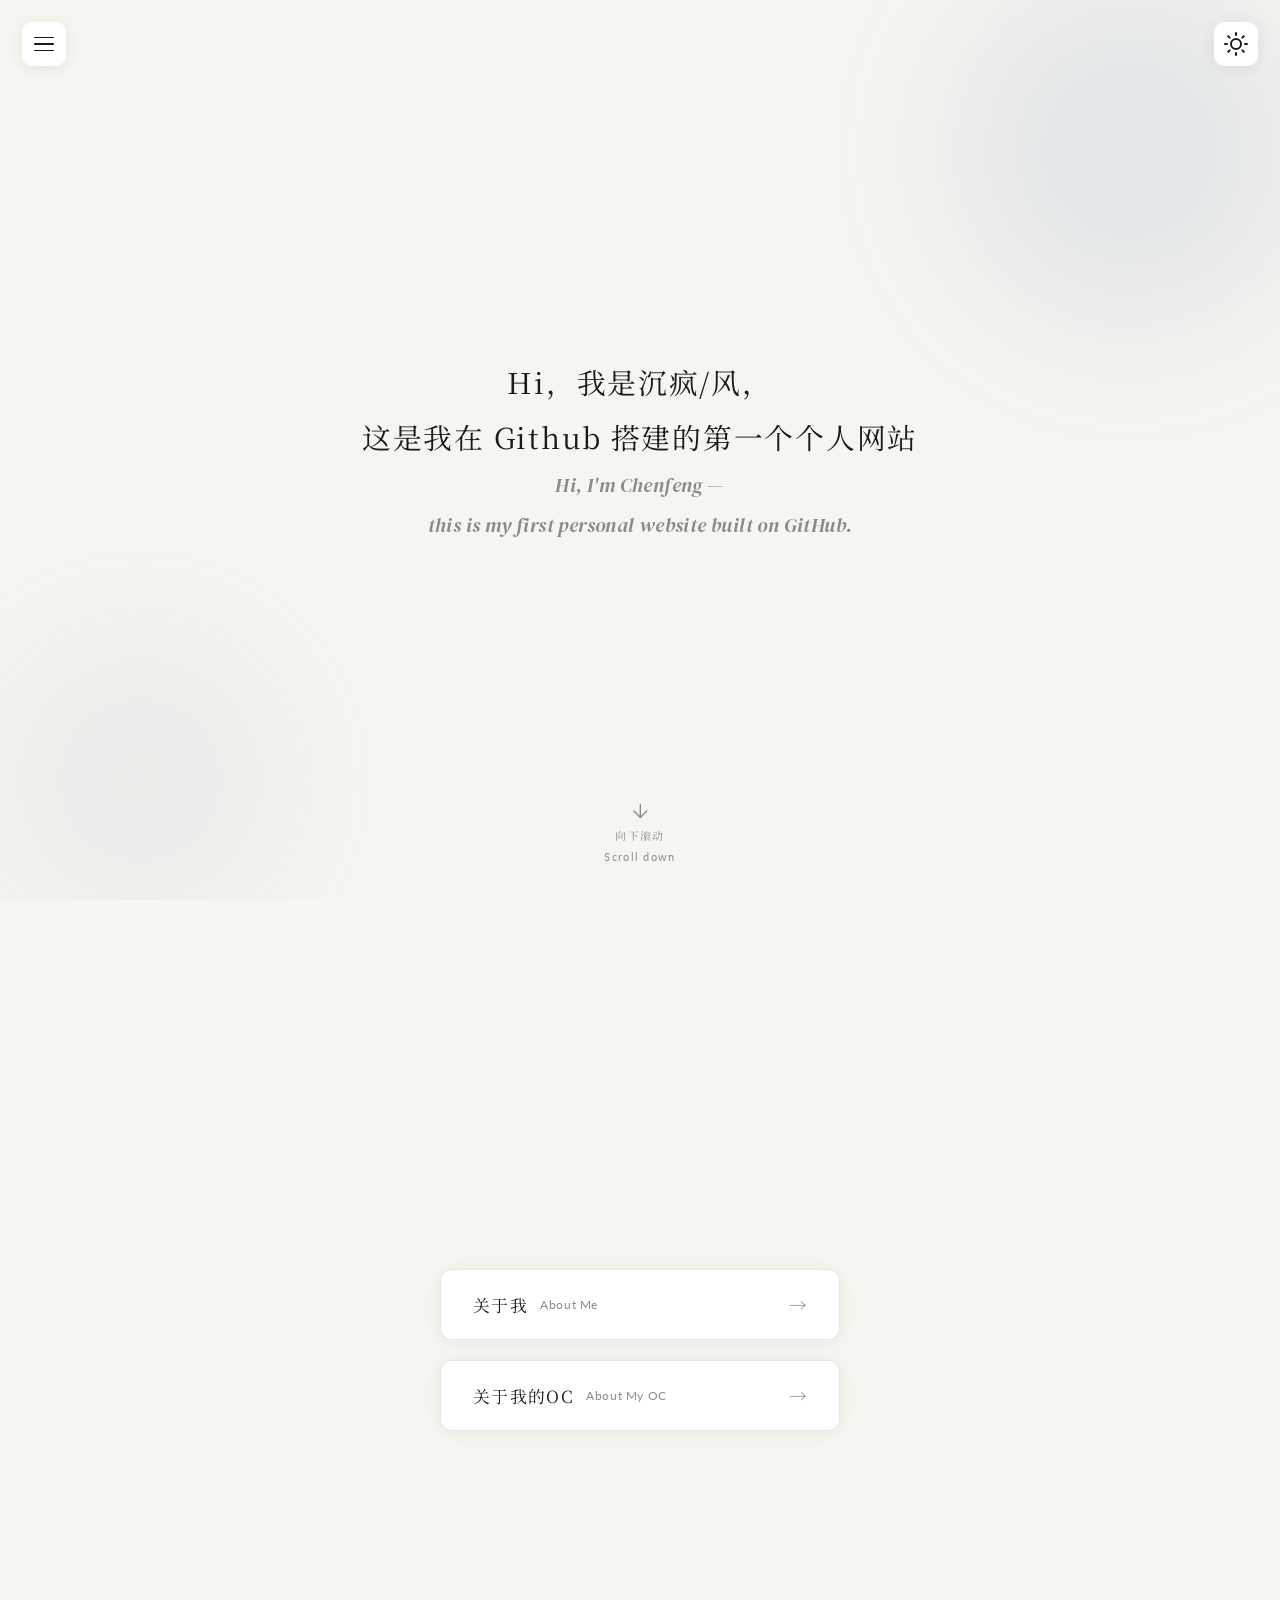
<file: index.html>
<!DOCTYPE html>
<html lang="zh-CN">
<head>
  <meta charset="UTF-8" />
  <meta name="viewport" content="width=device-width, initial-scale=1.0" />
  <title>沉疯的个人主页 | Chenfeng's Personal Site</title>
  <link rel="stylesheet" href="style.css" />
  <link rel="preconnect" href="https://fonts.googleapis.com" />
  <link rel="preconnect" href="https://fonts.gstatic.com" crossorigin />
  <link href="https://fonts.googleapis.com/css2?family=Noto+Serif+SC:wght@300;400;500&family=DM+Serif+Display:ital@0;1&family=Lato:wght@300;400&display=swap" rel="stylesheet" />
</head>
<body class="page-home">

  <button class="theme-toggle" id="themeToggle" aria-label="切换主题">
    <svg class="moon-icon" viewBox="0 0 24 24"><path d="M21 12.79A9 9 0 1 1 11.21 3 7 7 0 0 0 21 12.79z"></path></svg>
    <svg class="sun-icon" viewBox="0 0 24 24"><circle cx="12" cy="12" r="5"></circle><line x1="12" y1="1" x2="12" y2="3"></line><line x1="12" y1="21" x2="12" y2="23"></line><line x1="4.22" y1="4.22" x2="5.64" y2="5.64"></line><line x1="18.36" y1="18.36" x2="19.78" y2="19.78"></line><line x1="1" y1="12" x2="3" y2="12"></line><line x1="21" y1="12" x2="23" y2="12"></line><line x1="4.22" y1="19.78" x2="5.64" y2="18.36"></line><line x1="18.36" y1="5.64" x2="19.78" y2="4.22"></line></svg>
  </button>

  <button class="hamburger" id="hamburger" aria-label="菜单 / Menu" aria-expanded="false">
    <span class="bar"></span><span class="bar"></span><span class="bar"></span>
  </button>

  <nav class="sidebar" id="sidebar" aria-hidden="true">
    <div class="sidebar-inner">
      <div class="sidebar-logo"><span class="zh">沉疯</span><span class="en">Chenfeng</span></div>
      <ul class="sidebar-nav">
        <li><a href="index.html" class="nav-link active"><span class="nav-zh">主页</span><span class="nav-en">Home</span></a></li>
        <li><a href="about.html" class="nav-link"><span class="nav-zh">关于我</span><span class="nav-en">About Me</span></a></li>
        <li><a href="oc.html" class="nav-link"><span class="nav-zh">关于我的OC</span><span class="nav-en">About My OC</span></a></li>
        
        <li><a href="oneshot.html" class="nav-link"><span class="nav-zh" style="font-family: 'DM Serif Display', serif;">Oneshot</span></a></li>
        
        <li class="nav-group">
          <button class="nav-group-toggle" aria-expanded="false">
            <span class="nav-zh">有意思的东西</span><span class="nav-en">Fun Stuff</span>
            <svg class="arrow" viewBox="0 0 10 6" fill="none"><path d="M1 1l4 4 4-4" stroke="currentColor" stroke-width="1.5" stroke-linecap="round"/></svg>
          </button>
          <ul class="nav-sub">
            <li><a href="key-demo.html" class="nav-link sub"><span class="nav-zh">卡密演示</span><span class="nav-en">Key Demo</span></a></li>
          </ul>
        </li>

        <li class="nav-group">
          <button class="nav-group-toggle" aria-expanded="false">
            <span class="nav-zh">其他</span><span class="nav-en">More</span>
            <svg class="arrow" viewBox="0 0 10 6" fill="none"><path d="M1 1l4 4 4-4" stroke="currentColor" stroke-width="1.5" stroke-linecap="round"/></svg>
          </button>
          <ul class="nav-sub">
            <li><a href="https://github.com/ydw449276-lgtm" target="_blank" rel="noopener" class="nav-link sub"><span class="nav-zh">GitHub 主页</span><span class="nav-en">GitHub Profile</span></a></li>
            <li><a href="https://github.com/ydw449276-lgtm/ydw449276-lgtm.github.io" target="_blank" rel="noopener" class="nav-link sub"><span class="nav-zh">网站源码</span><span class="nav-en">Source Code</span></a></li>
            <li><a href="contact.html" class="nav-link sub"><span class="nav-zh">联系我</span><span class="nav-en">Contact</span></a></li>
          </ul>
        </li>
      </ul>
      <div class="sidebar-footer"><span>© 2026 沉疯 · GitHub Pages</span></div>
    </div>
  </nav>

  <div class="overlay" id="overlay"></div>

  <main class="hero">
    <div class="hero-bg" aria-hidden="true">
      <div class="bg-blob blob1"></div>
      <div class="bg-blob blob2"></div>
    </div>
    <section class="hero-text" id="heroText">
      <div class="line-wrap"><p class="welcome-zh">Hi，我是沉疯/风，</p></div>
      <div class="line-wrap"><p class="welcome-zh delay1">这是我在 Github 搭建的第一个个人网站</p></div>
      <div class="line-wrap"><p class="welcome-en delay2">Hi, I'm Chenfeng —</p></div>
      <div class="line-wrap"><p class="welcome-en delay3">this is my first personal website built on GitHub.</p></div>
    </section>
    <div class="scroll-hint" id="scrollHint" aria-hidden="true">
      <svg viewBox="0 0 24 24" fill="none"><path d="M12 5v14M5 12l7 7 7-7" stroke="currentColor" stroke-width="1.5" stroke-linecap="round" stroke-linejoin="round"/></svg>
      <span class="scroll-text-zh">向下滚动</span><span class="scroll-text-en">Scroll down</span>
    </div>
  </main>

  <section class="buttons-section" id="buttonsSection">
    <div class="btn-group">
      <a href="about.html" class="btn-main" data-reveal><span class="btn-zh">关于我</span><span class="btn-en">About Me</span><span class="btn-arrow">→</span></a>
      <a href="oc.html" class="btn-main" data-reveal><span class="btn-zh">关于我的OC</span><span class="btn-en">About My OC</span><span class="btn-arrow">→</span></a>
    </div>
  </section>

  <script src="main.js"></script>
</body>
</html>
</file>
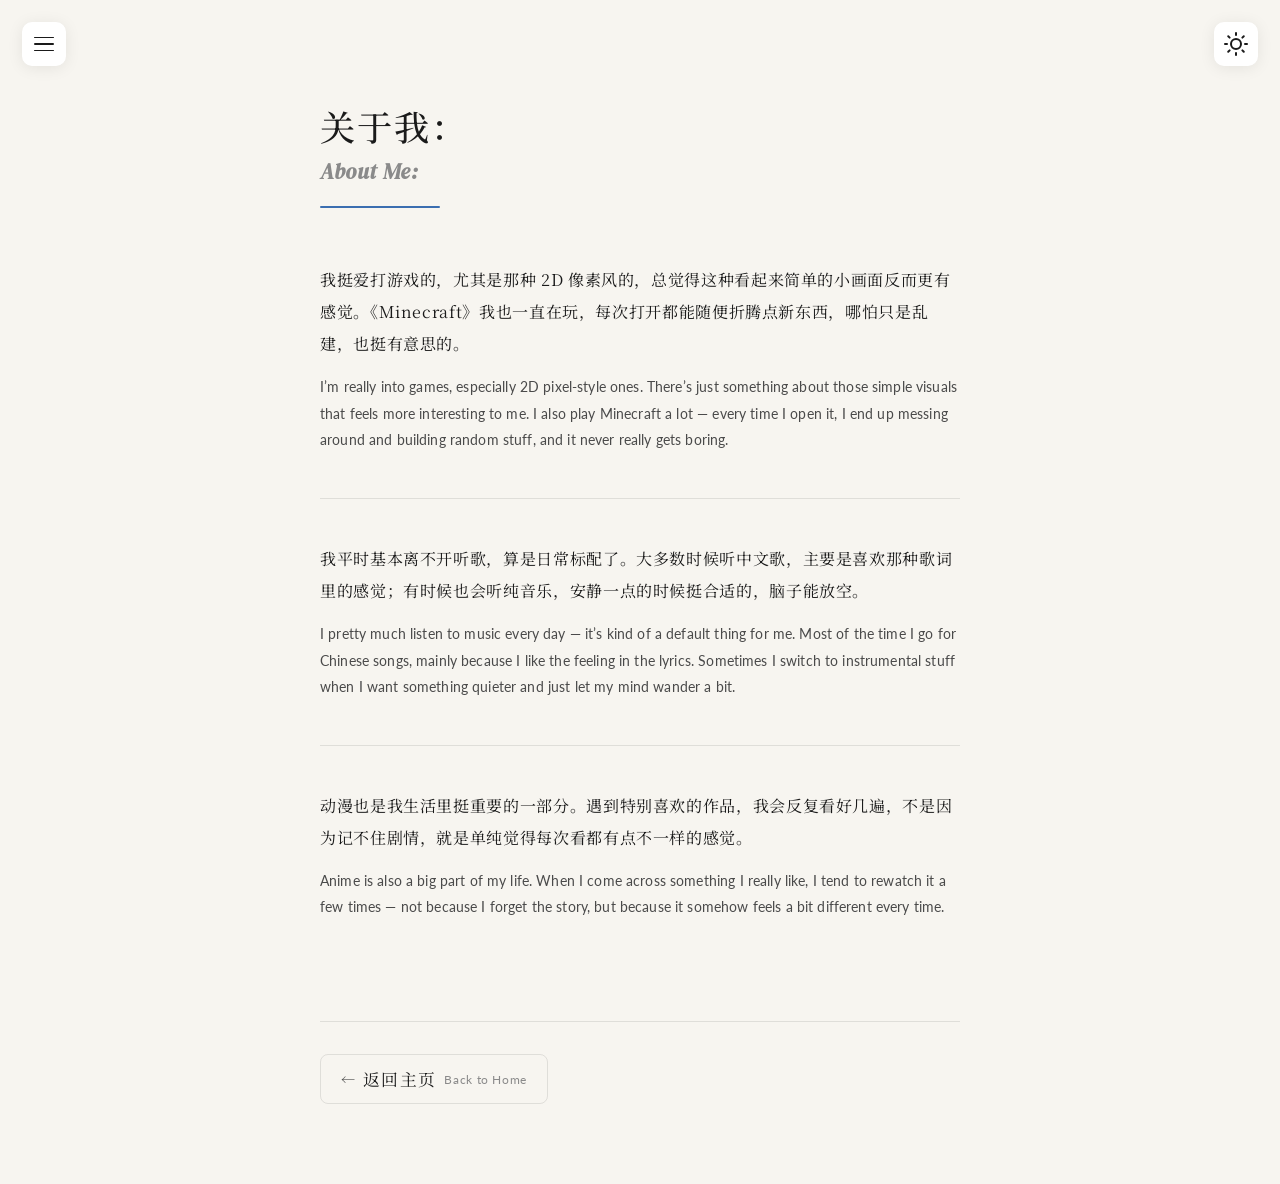
<file: about.html>
<!DOCTYPE html>
<html lang="zh-CN">
<head>
  <meta charset="UTF-8" />
  <meta name="viewport" content="width=device-width, initial-scale=1.0" />
  <title>关于我 | About Me · 沉疯</title>
  <link rel="stylesheet" href="style.css" />
  <link rel="preconnect" href="https://fonts.googleapis.com" />
  <link rel="preconnect" href="https://fonts.gstatic.com" crossorigin />
  <link href="https://fonts.googleapis.com/css2?family=Noto+Serif+SC:wght@300;400;500&family=DM+Serif+Display:ital@0;1&family=Lato:wght@300;400&display=swap" rel="stylesheet" />
</head>
<body class="page-inner">

  <button class="theme-toggle" id="themeToggle" aria-label="切换主题">
    <svg class="moon-icon" viewBox="0 0 24 24"><path d="M21 12.79A9 9 0 1 1 11.21 3 7 7 0 0 0 21 12.79z"></path></svg>
    <svg class="sun-icon" viewBox="0 0 24 24"><circle cx="12" cy="12" r="5"></circle><line x1="12" y1="1" x2="12" y2="3"></line><line x1="12" y1="21" x2="12" y2="23"></line><line x1="4.22" y1="4.22" x2="5.64" y2="5.64"></line><line x1="18.36" y1="18.36" x2="19.78" y2="19.78"></line><line x1="1" y1="12" x2="3" y2="12"></line><line x1="21" y1="12" x2="23" y2="12"></line><line x1="4.22" y1="19.78" x2="5.64" y2="18.36"></line><line x1="18.36" y1="5.64" x2="19.78" y2="4.22"></line></svg>
  </button>

  <button class="hamburger" id="hamburger" aria-label="菜单 / Menu" aria-expanded="false">
    <span class="bar"></span><span class="bar"></span><span class="bar"></span>
  </button>

  <nav class="sidebar" id="sidebar" aria-hidden="true">
    <div class="sidebar-inner">
      <div class="sidebar-logo"><span class="zh">沉疯</span><span class="en">Chenfeng</span></div>
      <ul class="sidebar-nav">
        <li><a href="index.html" class="nav-link"><span class="nav-zh">主页</span><span class="nav-en">Home</span></a></li>
        <li><a href="about.html" class="nav-link active"><span class="nav-zh">关于我</span><span class="nav-en">About Me</span></a></li>
        <li><a href="oc.html" class="nav-link"><span class="nav-zh">关于我的OC</span><span class="nav-en">About My OC</span></a></li>
        <li><a href="oneshot.html" class="nav-link"><span class="nav-en" style="margin-left: 0; display: block; text-align: center;">Oneshot</span></a></li>
        <li class="nav-group">
          <button class="nav-group-toggle" aria-expanded="false">
            <span class="nav-zh">其他</span><span class="nav-en">More</span>
            <svg class="arrow" viewBox="0 0 10 6" fill="none"><path d="M1 1l4 4 4-4" stroke="currentColor" stroke-width="1.5" stroke-linecap="round"/></svg>
          </button>
          <ul class="nav-sub">
            <li><a href="https://github.com/ydw449276-lgtm" target="_blank" rel="noopener" class="nav-link sub"><span class="nav-zh">GitHub 主页</span><span class="nav-en">GitHub Profile</span></a></li>
            <li><a href="https://github.com/ydw449276-lgtm/ydw449276-lgtm.github.io" target="_blank" rel="noopener" class="nav-link sub"><span class="nav-zh">网站源码</span><span class="nav-en">Source Code</span></a></li>
            <li><a href="contact.html" class="nav-link sub"><span class="nav-zh">联系我</span><span class="nav-en">Contact</span></a></li>
          </ul>
        </li>
      </ul>
      <div class="sidebar-footer"><span>© 2026 沉疯 · GitHub Pages</span></div>
    </div>
  </nav>

  <div class="overlay" id="overlay"></div>
  <div class="page-transition-cover" id="transitionCover"></div>

  <main class="inner-page">
    <div class="inner-container">
      <header class="inner-header" data-reveal>
        <h1 class="page-title"><span class="title-zh">关于我：</span><span class="title-en">About Me:</span></h1>
        <div class="title-line"></div>
      </header>
      <div class="about-content">
        <article class="about-block" data-reveal>
          <p class="text-zh">我挺爱打游戏的，尤其是那种 2D 像素风的，总觉得这种看起来简单的小画面反而更有感觉。《Minecraft》我也一直在玩，每次打开都能随便折腾点新东西，哪怕只是乱建，也挺有意思的。</p>
          <p class="text-en">I’m really into games, especially 2D pixel-style ones. There’s just something about those simple visuals that feels more interesting to me. I also play Minecraft a lot — every time I open it, I end up messing around and building random stuff, and it never really gets boring.</p>
        </article>
        <article class="about-block" data-reveal>
          <p class="text-zh">我平时基本离不开听歌，算是日常标配了。大多数时候听中文歌，主要是喜欢那种歌词里的感觉；有时候也会听纯音乐，安静一点的时候挺合适的，脑子能放空。</p>
          <p class="text-en">I pretty much listen to music every day — it’s kind of a default thing for me. Most of the time I go for Chinese songs, mainly because I like the feeling in the lyrics. Sometimes I switch to instrumental stuff when I want something quieter and just let my mind wander a bit.</p>
        </article>
        <article class="about-block" data-reveal>
          <p class="text-zh">动漫也是我生活里挺重要的一部分。遇到特别喜欢的作品，我会反复看好几遍，不是因为记不住剧情，就是单纯觉得每次看都有点不一样的感觉。</p>
          <p class="text-en">Anime is also a big part of my life. When I come across something I really like, I tend to rewatch it a few times — not because I forget the story, but because it somehow feels a bit different every time.</p>
        </article>
      </div>
      <div class="back-wrap" data-reveal>
        <a href="index.html" class="btn-back"><span>← </span><span class="btn-zh">返回主页</span><span class="btn-en">Back to Home</span></a>
      </div>
    </div>
  </main>
  <script src="main.js"></script>
</body>
</html>
</file>
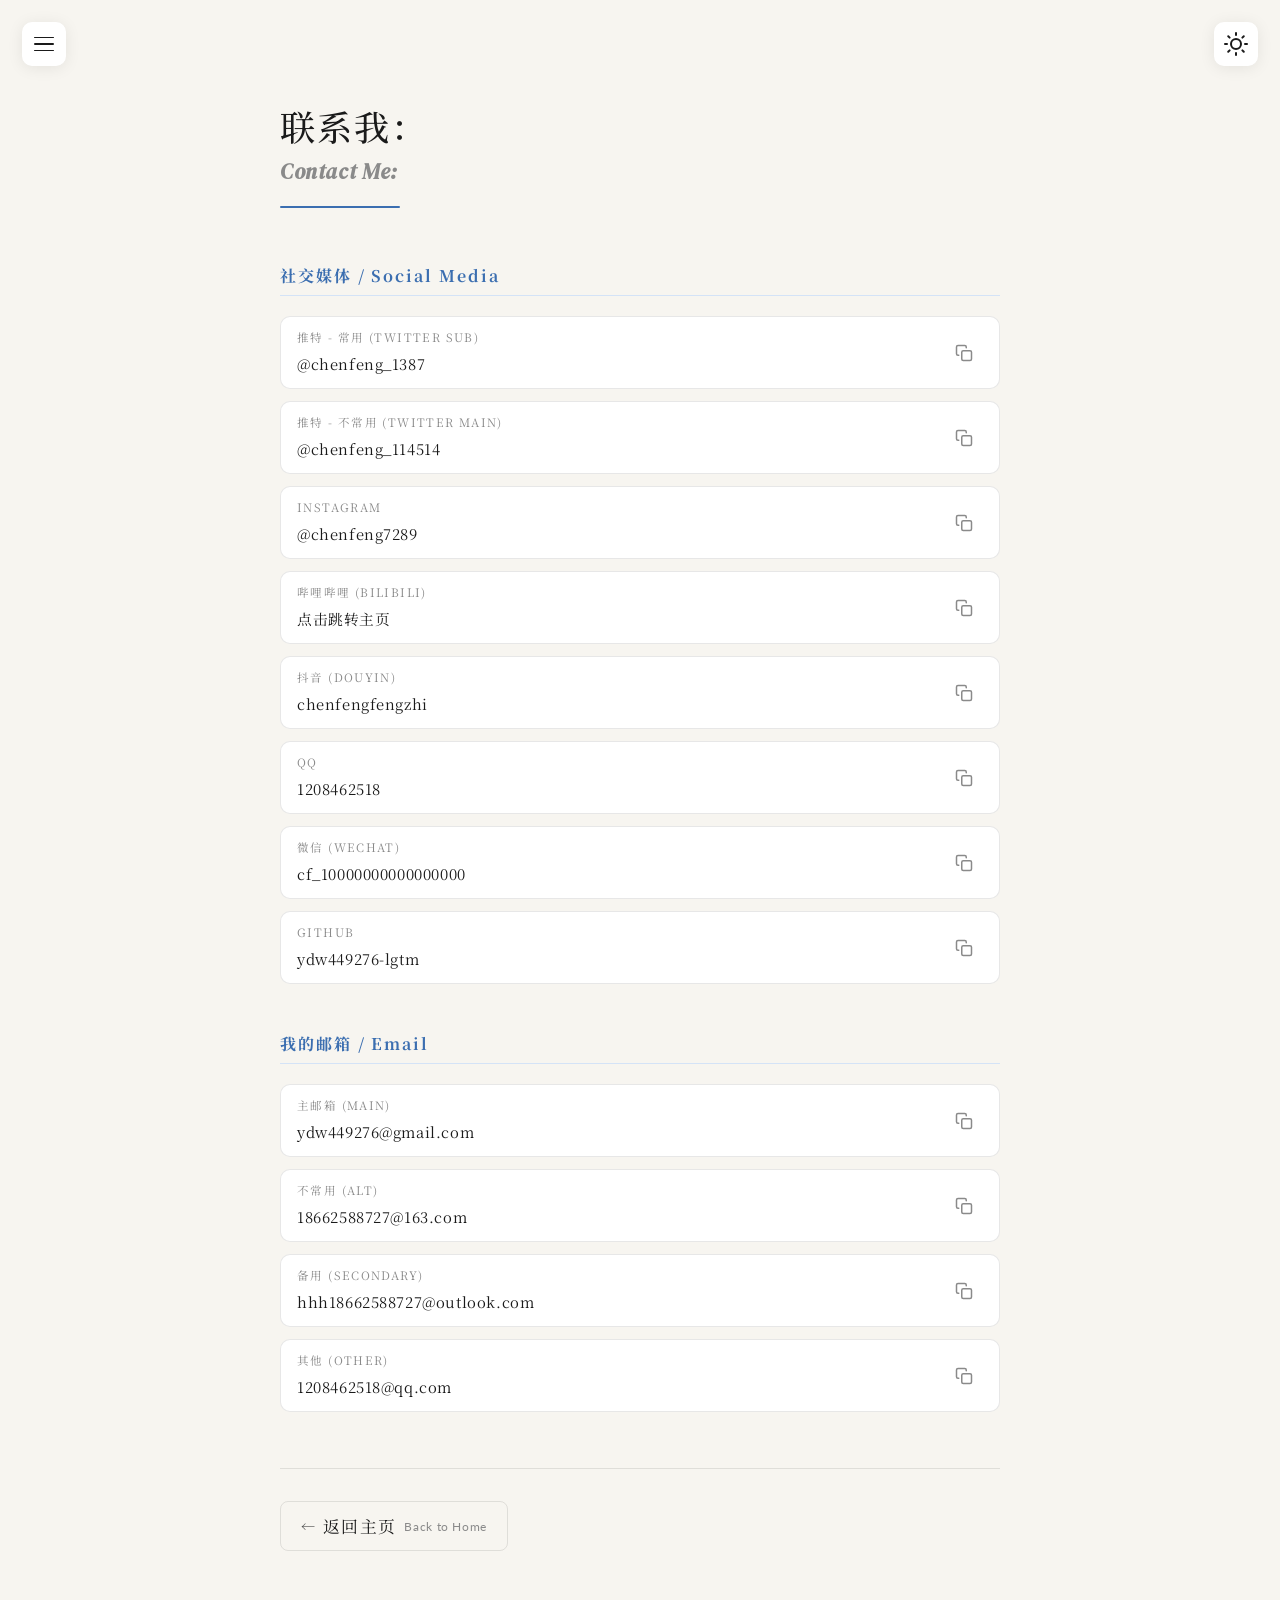
<file: contact.html>
<!DOCTYPE html>
<html lang="zh-CN">
<head>
  <meta charset="UTF-8" />
  <meta name="viewport" content="width=device-width, initial-scale=1.0" />
  <title>联系我 | Contact Me · 沉疯</title>
  <link rel="stylesheet" href="style.css" />
  <link rel="preconnect" href="https://fonts.googleapis.com" />
  <link rel="preconnect" href="https://fonts.gstatic.com" crossorigin />
  <link href="https://fonts.googleapis.com/css2?family=Noto+Serif+SC:wght@300;400;500&family=DM+Serif+Display:ital@0;1&family=Lato:wght@300;400&display=swap" rel="stylesheet" />
</head>
<body class="page-inner">

  <button class="theme-toggle" id="themeToggle" aria-label="切换主题">
    <svg class="moon-icon" viewBox="0 0 24 24"><path d="M21 12.79A9 9 0 1 1 11.21 3 7 7 0 0 0 21 12.79z"></path></svg>
    <svg class="sun-icon" viewBox="0 0 24 24"><circle cx="12" cy="12" r="5"></circle><line x1="12" y1="1" x2="12" y2="3"></line><line x1="12" y1="21" x2="12" y2="23"></line><line x1="4.22" y1="4.22" x2="5.64" y2="5.64"></line><line x1="18.36" y1="18.36" x2="19.78" y2="19.78"></line><line x1="1" y1="12" x2="3" y2="12"></line><line x1="21" y1="12" x2="23" y2="12"></line><line x1="4.22" y1="19.78" x2="5.64" y2="18.36"></line><line x1="18.36" y1="5.64" x2="19.78" y2="4.22"></line></svg>
  </button>

  <button class="hamburger" id="hamburger" aria-label="菜单 / Menu" aria-expanded="false">
    <span class="bar"></span><span class="bar"></span><span class="bar"></span>
  </button>

  <nav class="sidebar" id="sidebar" aria-hidden="true">
    <div class="sidebar-inner">
      <div class="sidebar-logo"><span class="zh">沉疯</span><span class="en">Chenfeng</span></div>
      <ul class="sidebar-nav">
        <li><a href="index.html" class="nav-link"><span class="nav-zh">主页</span><span class="nav-en">Home</span></a></li>
        <li><a href="about.html" class="nav-link"><span class="nav-zh">关于我</span><span class="nav-en">About Me</span></a></li>
        <li><a href="oc.html" class="nav-link"><span class="nav-zh">关于我的OC</span><span class="nav-en">About My OC</span></a></li>
        <li><a href="oneshot.html" class="nav-link"><span class="nav-zh" style="font-family: 'DM Serif Display', serif;">Oneshot</span></a></li>
        
        <li class="nav-group">
          <button class="nav-group-toggle" aria-expanded="false">
            <span class="nav-zh">有意思的东西</span><span class="nav-en">Fun Stuff</span>
            <svg class="arrow" viewBox="0 0 10 6" fill="none"><path d="M1 1l4 4 4-4" stroke="currentColor" stroke-width="1.5" stroke-linecap="round"/></svg>
          </button>
          <ul class="nav-sub">
            <li><a href="key-demo.html" class="nav-link sub"><span class="nav-zh">卡密演示</span><span class="nav-en">Key Demo</span></a></li>
          </ul>
        </li>

        <li class="nav-group">
          <button class="nav-group-toggle" aria-expanded="false">
            <span class="nav-zh">其他</span><span class="nav-en">More</span>
            <svg class="arrow" viewBox="0 0 10 6" fill="none"><path d="M1 1l4 4 4-4" stroke="currentColor" stroke-width="1.5" stroke-linecap="round"/></svg>
          </button>
          <ul class="nav-sub">
            <li><a href="https://github.com/ydw449276-lgtm" target="_blank" rel="noopener" class="nav-link sub"><span class="nav-zh">GitHub 主页</span><span class="nav-en">GitHub Profile</span></a></li>
            <li><a href="https://github.com/ydw449276-lgtm/ydw449276-lgtm.github.io" target="_blank" rel="noopener" class="nav-link sub"><span class="nav-zh">网站源码</span><span class="nav-en">Source Code</span></a></li>
            <li><a href="contact.html" class="nav-link sub active"><span class="nav-zh">联系我</span><span class="nav-en">Contact</span></a></li>
          </ul>
        </li>
      </ul>
      <div class="sidebar-footer"><span>© 2026 沉疯 · GitHub Pages</span></div>
    </div>
  </nav>

  <div class="overlay" id="overlay"></div>
  <div class="page-transition-cover" id="transitionCover"></div>

  <main class="inner-page">
    <div class="inner-container oc-container">
      
      <header class="inner-header" data-reveal>
        <h1 class="page-title"><span class="title-zh">联系我：</span><span class="title-en">Contact Me:</span></h1>
        <div class="title-line"></div>
      </header>

      <section class="oc-section" data-reveal>
        <h2 class="oc-section-title">社交媒体 / Social Media</h2>
        <div class="oc-grid">
          <div class="oc-item email-card"><a href="https://x.com/chenfeng_1387" target="_blank" rel="noopener" class="email-info"><span class="oc-label">推特 - 常用 (Twitter Sub)</span><span class="oc-value">@chenfeng_1387</span></a><button class="copy-btn" data-copy="https://x.com/chenfeng_1387"><svg class="icon-copy" viewBox="0 0 24 24" fill="none" stroke="currentColor" stroke-width="2" stroke-linecap="round" stroke-linejoin="round"><rect x="9" y="9" width="13" height="13" rx="2" ry="2"></rect><path d="M5 15H4a2 2 0 0 1-2-2V4a2 2 0 0 1 2-2h9a2 2 0 0 1 2 2v1"></path></svg><svg class="icon-check" viewBox="0 0 24 24" fill="none" stroke="#4CAF50" stroke-width="2.5" stroke-linecap="round" stroke-linejoin="round"><polyline points="20 6 9 17 4 12"></polyline></svg></button></div>
          <div class="oc-item email-card"><a href="https://x.com/chenfeng_114514" target="_blank" rel="noopener" class="email-info"><span class="oc-label">推特 - 不常用 (Twitter Main)</span><span class="oc-value">@chenfeng_114514</span></a><button class="copy-btn" data-copy="https://x.com/chenfeng_114514"><svg class="icon-copy" viewBox="0 0 24 24" fill="none" stroke="currentColor" stroke-width="2" stroke-linecap="round" stroke-linejoin="round"><rect x="9" y="9" width="13" height="13" rx="2" ry="2"></rect><path d="M5 15H4a2 2 0 0 1-2-2V4a2 2 0 0 1 2-2h9a2 2 0 0 1 2 2v1"></path></svg><svg class="icon-check" viewBox="0 0 24 24" fill="none" stroke="#4CAF50" stroke-width="2.5" stroke-linecap="round" stroke-linejoin="round"><polyline points="20 6 9 17 4 12"></polyline></svg></button></div>
          <div class="oc-item email-card"><a href="https://www.instagram.com/chenfeng7289?igsh=MTd1MnlqYmxoM3J4bA==" target="_blank" rel="noopener" class="email-info"><span class="oc-label">Instagram</span><span class="oc-value">@chenfeng7289</span></a><button class="copy-btn" data-copy="https://www.instagram.com/chenfeng7289?igsh=MTd1MnlqYmxoM3J4bA=="><svg class="icon-copy" viewBox="0 0 24 24" fill="none" stroke="currentColor" stroke-width="2" stroke-linecap="round" stroke-linejoin="round"><rect x="9" y="9" width="13" height="13" rx="2" ry="2"></rect><path d="M5 15H4a2 2 0 0 1-2-2V4a2 2 0 0 1 2-2h9a2 2 0 0 1 2 2v1"></path></svg><svg class="icon-check" viewBox="0 0 24 24" fill="none" stroke="#4CAF50" stroke-width="2.5" stroke-linecap="round" stroke-linejoin="round"><polyline points="20 6 9 17 4 12"></polyline></svg></button></div>
          <div class="oc-item email-card"><a href="https://b23.tv/zBcgXGo" target="_blank" rel="noopener" class="email-info"><span class="oc-label">哔哩哔哩 (Bilibili)</span><span class="oc-value">点击跳转主页</span></a><button class="copy-btn" data-copy="https://b23.tv/zBcgXGo"><svg class="icon-copy" viewBox="0 0 24 24" fill="none" stroke="currentColor" stroke-width="2" stroke-linecap="round" stroke-linejoin="round"><rect x="9" y="9" width="13" height="13" rx="2" ry="2"></rect><path d="M5 15H4a2 2 0 0 1-2-2V4a2 2 0 0 1 2-2h9a2 2 0 0 1 2 2v1"></path></svg><svg class="icon-check" viewBox="0 0 24 24" fill="none" stroke="#4CAF50" stroke-width="2.5" stroke-linecap="round" stroke-linejoin="round"><polyline points="20 6 9 17 4 12"></polyline></svg></button></div>
          <div class="oc-item email-card"><a href="https://v.douyin.com/wYjeycY9oNY/" target="_blank" rel="noopener" class="email-info"><span class="oc-label">抖音 (Douyin)</span><span class="oc-value">chenfengfengzhi</span></a><button class="copy-btn" data-copy="chenfengfengzhi"><svg class="icon-copy" viewBox="0 0 24 24" fill="none" stroke="currentColor" stroke-width="2" stroke-linecap="round" stroke-linejoin="round"><rect x="9" y="9" width="13" height="13" rx="2" ry="2"></rect><path d="M5 15H4a2 2 0 0 1-2-2V4a2 2 0 0 1 2-2h9a2 2 0 0 1 2 2v1"></path></svg><svg class="icon-check" viewBox="0 0 24 24" fill="none" stroke="#4CAF50" stroke-width="2.5" stroke-linecap="round" stroke-linejoin="round"><polyline points="20 6 9 17 4 12"></polyline></svg></button></div>
          <div class="oc-item email-card"><div class="email-info"><span class="oc-label">QQ</span><span class="oc-value">1208462518</span></div><button class="copy-btn" data-copy="1208462518"><svg class="icon-copy" viewBox="0 0 24 24" fill="none" stroke="currentColor" stroke-width="2" stroke-linecap="round" stroke-linejoin="round"><rect x="9" y="9" width="13" height="13" rx="2" ry="2"></rect><path d="M5 15H4a2 2 0 0 1-2-2V4a2 2 0 0 1 2-2h9a2 2 0 0 1 2 2v1"></path></svg><svg class="icon-check" viewBox="0 0 24 24" fill="none" stroke="#4CAF50" stroke-width="2.5" stroke-linecap="round" stroke-linejoin="round"><polyline points="20 6 9 17 4 12"></polyline></svg></button></div>
          <div class="oc-item email-card"><div class="email-info"><span class="oc-label">微信 (WeChat)</span><span class="oc-value">cf_10000000000000000</span></div><button class="copy-btn" data-copy="cf_10000000000000000"><svg class="icon-copy" viewBox="0 0 24 24" fill="none" stroke="currentColor" stroke-width="2" stroke-linecap="round" stroke-linejoin="round"><rect x="9" y="9" width="13" height="13" rx="2" ry="2"></rect><path d="M5 15H4a2 2 0 0 1-2-2V4a2 2 0 0 1 2-2h9a2 2 0 0 1 2 2v1"></path></svg><svg class="icon-check" viewBox="0 0 24 24" fill="none" stroke="#4CAF50" stroke-width="2.5" stroke-linecap="round" stroke-linejoin="round"><polyline points="20 6 9 17 4 12"></polyline></svg></button></div>
          <div class="oc-item email-card"><a href="https://github.com/ydw449276-lgtm" target="_blank" rel="noopener" class="email-info"><span class="oc-label">GitHub</span><span class="oc-value">ydw449276-lgtm</span></a><button class="copy-btn" data-copy="https://github.com/ydw449276-lgtm"><svg class="icon-copy" viewBox="0 0 24 24" fill="none" stroke="currentColor" stroke-width="2" stroke-linecap="round" stroke-linejoin="round"><rect x="9" y="9" width="13" height="13" rx="2" ry="2"></rect><path d="M5 15H4a2 2 0 0 1-2-2V4a2 2 0 0 1 2-2h9a2 2 0 0 1 2 2v1"></path></svg><svg class="icon-check" viewBox="0 0 24 24" fill="none" stroke="#4CAF50" stroke-width="2.5" stroke-linecap="round" stroke-linejoin="round"><polyline points="20 6 9 17 4 12"></polyline></svg></button></div>
        </div>
      </section>

      <section class="oc-section" data-reveal>
        <h2 class="oc-section-title">我的邮箱 / Email</h2>
        <div class="oc-grid">
          <div class="oc-item email-card"><a href="mailto:ydw449276@gmail.com" class="email-info"><span class="oc-label">主邮箱 (Main)</span><span class="oc-value">ydw449276@gmail.com</span></a><button class="copy-btn" data-copy="ydw449276@gmail.com"><svg class="icon-copy" viewBox="0 0 24 24" fill="none" stroke="currentColor" stroke-width="2" stroke-linecap="round" stroke-linejoin="round"><rect x="9" y="9" width="13" height="13" rx="2" ry="2"></rect><path d="M5 15H4a2 2 0 0 1-2-2V4a2 2 0 0 1 2-2h9a2 2 0 0 1 2 2v1"></path></svg><svg class="icon-check" viewBox="0 0 24 24" fill="none" stroke="#4CAF50" stroke-width="2.5" stroke-linecap="round" stroke-linejoin="round"><polyline points="20 6 9 17 4 12"></polyline></svg></button></div>
          <div class="oc-item email-card"><a href="mailto:18662588727@163.com" class="email-info"><span class="oc-label">不常用 (Alt)</span><span class="oc-value">18662588727@163.com</span></a><button class="copy-btn" data-copy="18662588727@163.com"><svg class="icon-copy" viewBox="0 0 24 24" fill="none" stroke="currentColor" stroke-width="2" stroke-linecap="round" stroke-linejoin="round"><rect x="9" y="9" width="13" height="13" rx="2" ry="2"></rect><path d="M5 15H4a2 2 0 0 1-2-2V4a2 2 0 0 1 2-2h9a2 2 0 0 1 2 2v1"></path></svg><svg class="icon-check" viewBox="0 0 24 24" fill="none" stroke="#4CAF50" stroke-width="2.5" stroke-linecap="round" stroke-linejoin="round"><polyline points="20 6 9 17 4 12"></polyline></svg></button></div>
          <div class="oc-item email-card"><a href="mailto:hhh18662588727@outlook.com" class="email-info"><span class="oc-label">备用 (Secondary)</span><span class="oc-value">hhh18662588727@outlook.com</span></a><button class="copy-btn" data-copy="hhh18662588727@outlook.com"><svg class="icon-copy" viewBox="0 0 24 24" fill="none" stroke="currentColor" stroke-width="2" stroke-linecap="round" stroke-linejoin="round"><rect x="9" y="9" width="13" height="13" rx="2" ry="2"></rect><path d="M5 15H4a2 2 0 0 1-2-2V4a2 2 0 0 1 2-2h9a2 2 0 0 1 2 2v1"></path></svg><svg class="icon-check" viewBox="0 0 24 24" fill="none" stroke="#4CAF50" stroke-width="2.5" stroke-linecap="round" stroke-linejoin="round"><polyline points="20 6 9 17 4 12"></polyline></svg></button></div>
          <div class="oc-item email-card"><a href="mailto:1208462518@qq.com" class="email-info"><span class="oc-label">其他 (Other)</span><span class="oc-value">1208462518@qq.com</span></a><button class="copy-btn" data-copy="1208462518@qq.com"><svg class="icon-copy" viewBox="0 0 24 24" fill="none" stroke="currentColor" stroke-width="2" stroke-linecap="round" stroke-linejoin="round"><rect x="9" y="9" width="13" height="13" rx="2" ry="2"></rect><path d="M5 15H4a2 2 0 0 1-2-2V4a2 2 0 0 1 2-2h9a2 2 0 0 1 2 2v1"></path></svg><svg class="icon-check" viewBox="0 0 24 24" fill="none" stroke="#4CAF50" stroke-width="2.5" stroke-linecap="round" stroke-linejoin="round"><polyline points="20 6 9 17 4 12"></polyline></svg></button></div>
        </div>
      </section>

      <div class="back-wrap" data-reveal>
        <a href="index.html" class="btn-back"><span>← </span><span class="btn-zh">返回主页</span><span class="btn-en">Back to Home</span></a>
      </div>
    </div>
  </main>
  
  <script src="main.js"></script>
</body>
</html>
</file>
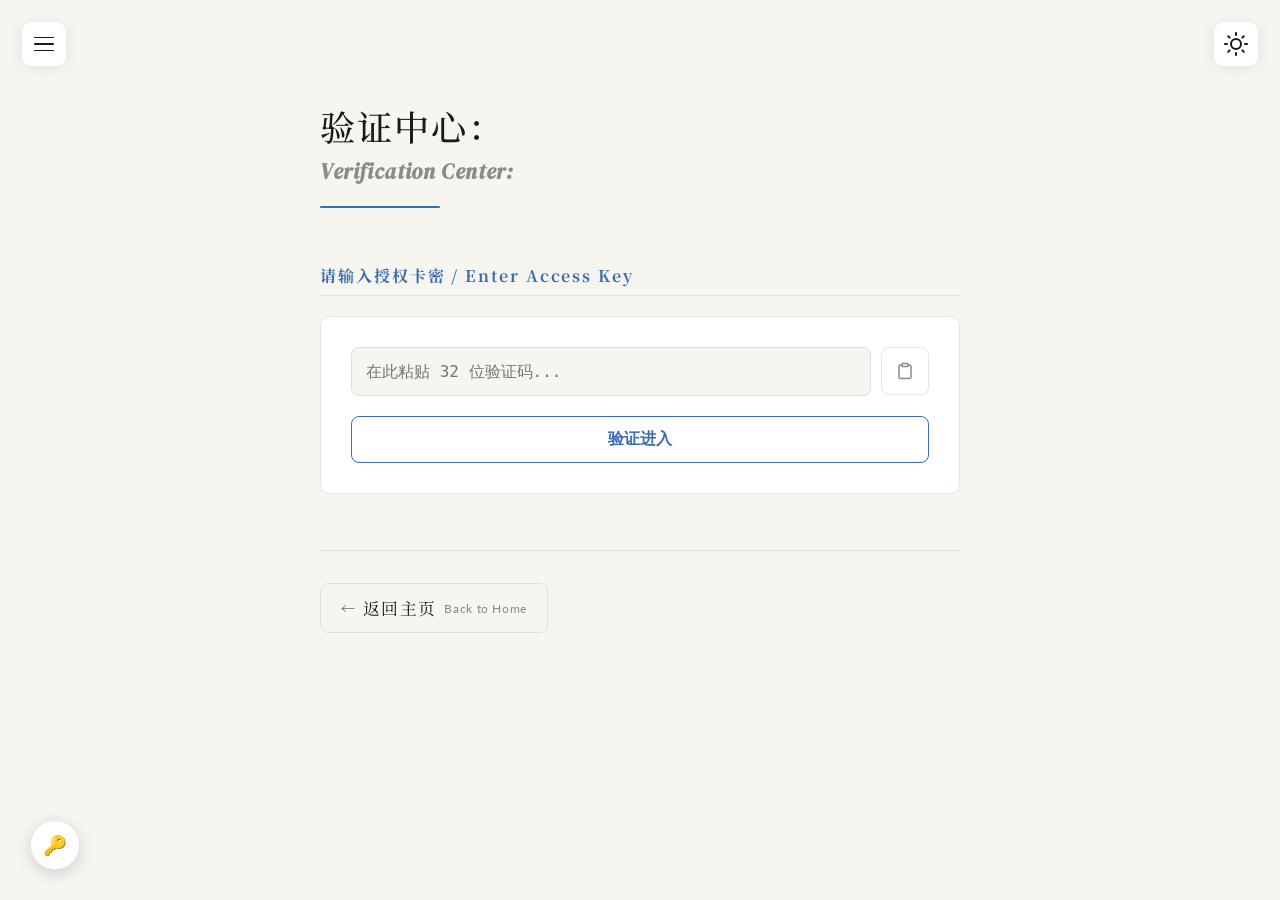
<file: key-demo.html>
<!DOCTYPE html>
<html lang="zh-CN">
<head>
  <meta charset="UTF-8" />
  <meta name="viewport" content="width=device-width, initial-scale=1.0" />
  <title>卡密演示 | Key Demo · 沉疯</title>
  <link rel="stylesheet" href="style.css" />
  <link rel="preconnect" href="https://fonts.googleapis.com" />
  <link rel="preconnect" href="https://fonts.gstatic.com" crossorigin />
  <link href="https://fonts.googleapis.com/css2?family=Noto+Serif+SC:wght@300;400;500&family=DM+Serif+Display:ital@0;1&family=Lato:wght@300;400&display=swap" rel="stylesheet" />
</head>
<body class="page-inner">

  <button class="theme-toggle" id="themeToggle" aria-label="切换主题">
    <svg class="moon-icon" viewBox="0 0 24 24"><path d="M21 12.79A9 9 0 1 1 11.21 3 7 7 0 0 0 21 12.79z"></path></svg>
    <svg class="sun-icon" viewBox="0 0 24 24"><circle cx="12" cy="12" r="5"></circle><line x1="12" y1="1" x2="12" y2="3"></line><line x1="12" y1="21" x2="12" y2="23"></line><line x1="4.22" y1="4.22" x2="5.64" y2="5.64"></line><line x1="18.36" y1="18.36" x2="19.78" y2="19.78"></line><line x1="1" y1="12" x2="3" y2="12"></line><line x1="21" y1="12" x2="23" y2="12"></line><line x1="4.22" y1="19.78" x2="5.64" y2="18.36"></line><line x1="18.36" y1="5.64" x2="19.78" y2="4.22"></line></svg>
  </button>

  <button class="hamburger" id="hamburger" aria-label="菜单 / Menu" aria-expanded="false">
    <span class="bar"></span><span class="bar"></span><span class="bar"></span>
  </button>

  <nav class="sidebar" id="sidebar" aria-hidden="true">
    <div class="sidebar-inner">
      <div class="sidebar-logo"><span class="zh">沉疯</span><span class="en">Chenfeng</span></div>
      <ul class="sidebar-nav">
        <li><a href="index.html" class="nav-link"><span class="nav-zh">主页</span><span class="nav-en">Home</span></a></li>
        <li><a href="about.html" class="nav-link"><span class="nav-zh">关于我</span><span class="nav-en">About Me</span></a></li>
        <li><a href="oc.html" class="nav-link"><span class="nav-zh">关于我的OC</span><span class="nav-en">About My OC</span></a></li>
        <li><a href="oneshot.html" class="nav-link"><span class="nav-zh" style="font-family: 'DM Serif Display', serif;">Oneshot</span></a></li>
        
        <li class="nav-group">
          <button class="nav-group-toggle" aria-expanded="true">
            <span class="nav-zh">有意思的东西</span><span class="nav-en">Fun Stuff</span>
            <svg class="arrow" viewBox="0 0 10 6" fill="none" style="transform: rotate(180deg);"><path d="M1 1l4 4 4-4" stroke="currentColor" stroke-width="1.5" stroke-linecap="round"/></svg>
          </button>
          <ul class="nav-sub is-open">
            <li><a href="key-demo.html" class="nav-link sub active"><span class="nav-zh">卡密演示</span><span class="nav-en">Key Demo</span></a></li>
          </ul>
        </li>

        <li class="nav-group">
          <button class="nav-group-toggle" aria-expanded="false">
            <span class="nav-zh">其他</span><span class="nav-en">More</span>
            <svg class="arrow" viewBox="0 0 10 6" fill="none"><path d="M1 1l4 4 4-4" stroke="currentColor" stroke-width="1.5" stroke-linecap="round"/></svg>
          </button>
          <ul class="nav-sub">
            <li><a href="https://github.com/ydw449276-lgtm" target="_blank" rel="noopener" class="nav-link sub"><span class="nav-zh">GitHub 主页</span><span class="nav-en">GitHub Profile</span></a></li>
            <li><a href="https://github.com/ydw449276-lgtm/ydw449276-lgtm.github.io" target="_blank" rel="noopener" class="nav-link sub"><span class="nav-zh">网站源码</span><span class="nav-en">Source Code</span></a></li>
            <li><a href="contact.html" class="nav-link sub"><span class="nav-zh">联系我</span><span class="nav-en">Contact</span></a></li>
          </ul>
        </li>
      </ul>
      <div class="sidebar-footer"><span>© 2026 沉疯 · GitHub Pages</span></div>
    </div>
  </nav>

  <div class="overlay" id="overlay"></div>
  <div class="page-transition-cover" id="transitionCover"></div>

  <main class="inner-page">
    <div class="inner-container">
      <header class="inner-header" data-reveal>
        <h1 class="page-title"><span class="title-zh">验证中心：</span><span class="title-en">Verification Center:</span></h1>
        <div class="title-line"></div>
      </header>

      <section class="oc-section" data-reveal id="keyBox">
        <h2 class="oc-section-title" style="margin-bottom: 20px;">请输入授权卡密 / Enter Access Key</h2>
        <div class="oc-item" style="padding: 30px; gap: 20px; align-items: stretch;">
          <div style="display: flex; gap: 10px; width: 100%;">
            <input type="text" id="keyInput" placeholder="在此粘贴 32 位验证码..." style="flex: 1; padding: 14px; border-radius: 8px; border: 1px solid var(--line); background: var(--bg); color: var(--ink); font-family: monospace; outline: none; font-size: 1rem;">
            <button id="pasteBtn" class="copy-btn" title="点击粘贴" style="flex-shrink: 0; width: 48px; height: 48px; border: 1px solid var(--line); border-radius: 8px; background: var(--bg-card); display: flex; align-items: center; justify-content: center; color: var(--ink-3); transition: all 0.3s;">
              <svg viewBox="0 0 24 24" width="20" height="20" fill="none" stroke="currentColor" stroke-width="2" stroke-linecap="round" stroke-linejoin="round">
                <path d="M16 4h2a2 2 0 0 1 2 2v14a2 2 0 0 1-2 2H6a2 2 0 0 1-2-2V6a2 2 0 0 1 2-2h2"></path>
                <rect x="8" y="2" width="8" height="4" rx="1" ry="1"></rect>
              </svg>
            </button>
          </div>
          <button id="verifyBtn" class="btn-back" style="justify-content: center; width: 100%; border-color: var(--accent); color: var(--accent); font-weight: bold; font-size: 1rem;">验证进入</button>
        </div>
      </section>

      <div id="hiddenMessage" style="display: none; text-align: center; padding: 60px 0; animation: fadeIn 0.8s ease;">
        <h2 style="font-family: 'Noto Serif SC', serif; font-size: 2.5rem; color: var(--accent); margin-bottom: 40px;">什么也没有喵~</h2>
        <button id="resetBtn" class="btn-back" style="margin: 0 auto;">
          <span>↺ </span><span class="btn-zh">返回上一页</span><span class="btn-en">Try Again</span>
        </button>
      </div>

      <div class="back-wrap" data-reveal>
        <a href="index.html" class="btn-back"><span>← </span><span class="btn-zh">返回主页</span><span class="btn-en">Back to Home</span></a>
      </div>
    </div>
  </main>

  <button id="getBtn" style="position: fixed; bottom: 30px; left: 30px; width: 50px; height: 50px; border-radius: 50%; border: 1px solid var(--line); background: var(--bg-card); cursor: pointer; display: flex; align-items: center; justify-content: center; z-index: 1000; box-shadow: 0 4px 16px rgba(0,0,0,0.15); font-size: 1.2rem; transition: transform 0.3s ease;" title="获取卡密">🔑</button>

  <script src="main.js"></script>
  <script>
    const getBtn = document.getElementById('getBtn');
    const pasteBtn = document.getElementById('pasteBtn');
    const verifyBtn = document.getElementById('verifyBtn');
    const resetBtn = document.getElementById('resetBtn'); // 获取新增加的重置按钮
    const input = document.getElementById('keyInput');
    const keyBox = document.getElementById('keyBox');
    const msg = document.getElementById('hiddenMessage');
    let realKey = "";

    getBtn.addEventListener('mouseenter', () => getBtn.style.transform = 'scale(1.1) rotate(15deg)');
    getBtn.addEventListener('mouseleave', () => getBtn.style.transform = 'scale(1) rotate(0)');

    getBtn.onclick = () => {
      const chars = 'ABCDEFGHIJKLMNOPQRSTUVWXYZabcdefghijklmnopqrstuvwxyz0123456789';
      let res = '';
      for (let i = 0; i < 32; i++) res += chars.charAt(Math.floor(Math.random() * chars.length));
      realKey = res;
      
      navigator.clipboard.writeText(res).then(() => {
        alert("剪切板好像多了什么东西喵~");
      }).catch(() => {
        prompt("剪切板好像多了什么东西喵~ (浏览器拦截了自动写入，请手动复制)", res);
      });
    };

    pasteBtn.onclick = async () => {
      try {
        const text = await navigator.clipboard.readText();
        input.value = text;
        pasteBtn.style.color = 'var(--accent)';
        setTimeout(() => pasteBtn.style.color = 'var(--ink-3)', 500);
      } catch (err) {
        alert("读取剪切板失败，请手动粘贴喵~");
      }
    };

    verifyBtn.onclick = () => {
      if (!input.value.trim()) {
        alert("卡密不能为空哦！");
        return;
      }
      if (input.value === realKey && realKey !== "") {
        keyBox.style.display = 'none';
        msg.style.display = 'block';
      } else {
        alert("卡密无效或错误！乱填可是进不去的喵~");
      }
    };

    // 新增：点击返回上一页，恢复初始状态
    resetBtn.onclick = () => {
      msg.style.display = 'none';      // 隐藏成功提示
      keyBox.style.display = 'block';  // 重新显示输入框
      input.value = '';                // 清空刚才填写的卡密
    };
  </script>
</body>
</html>
</file>
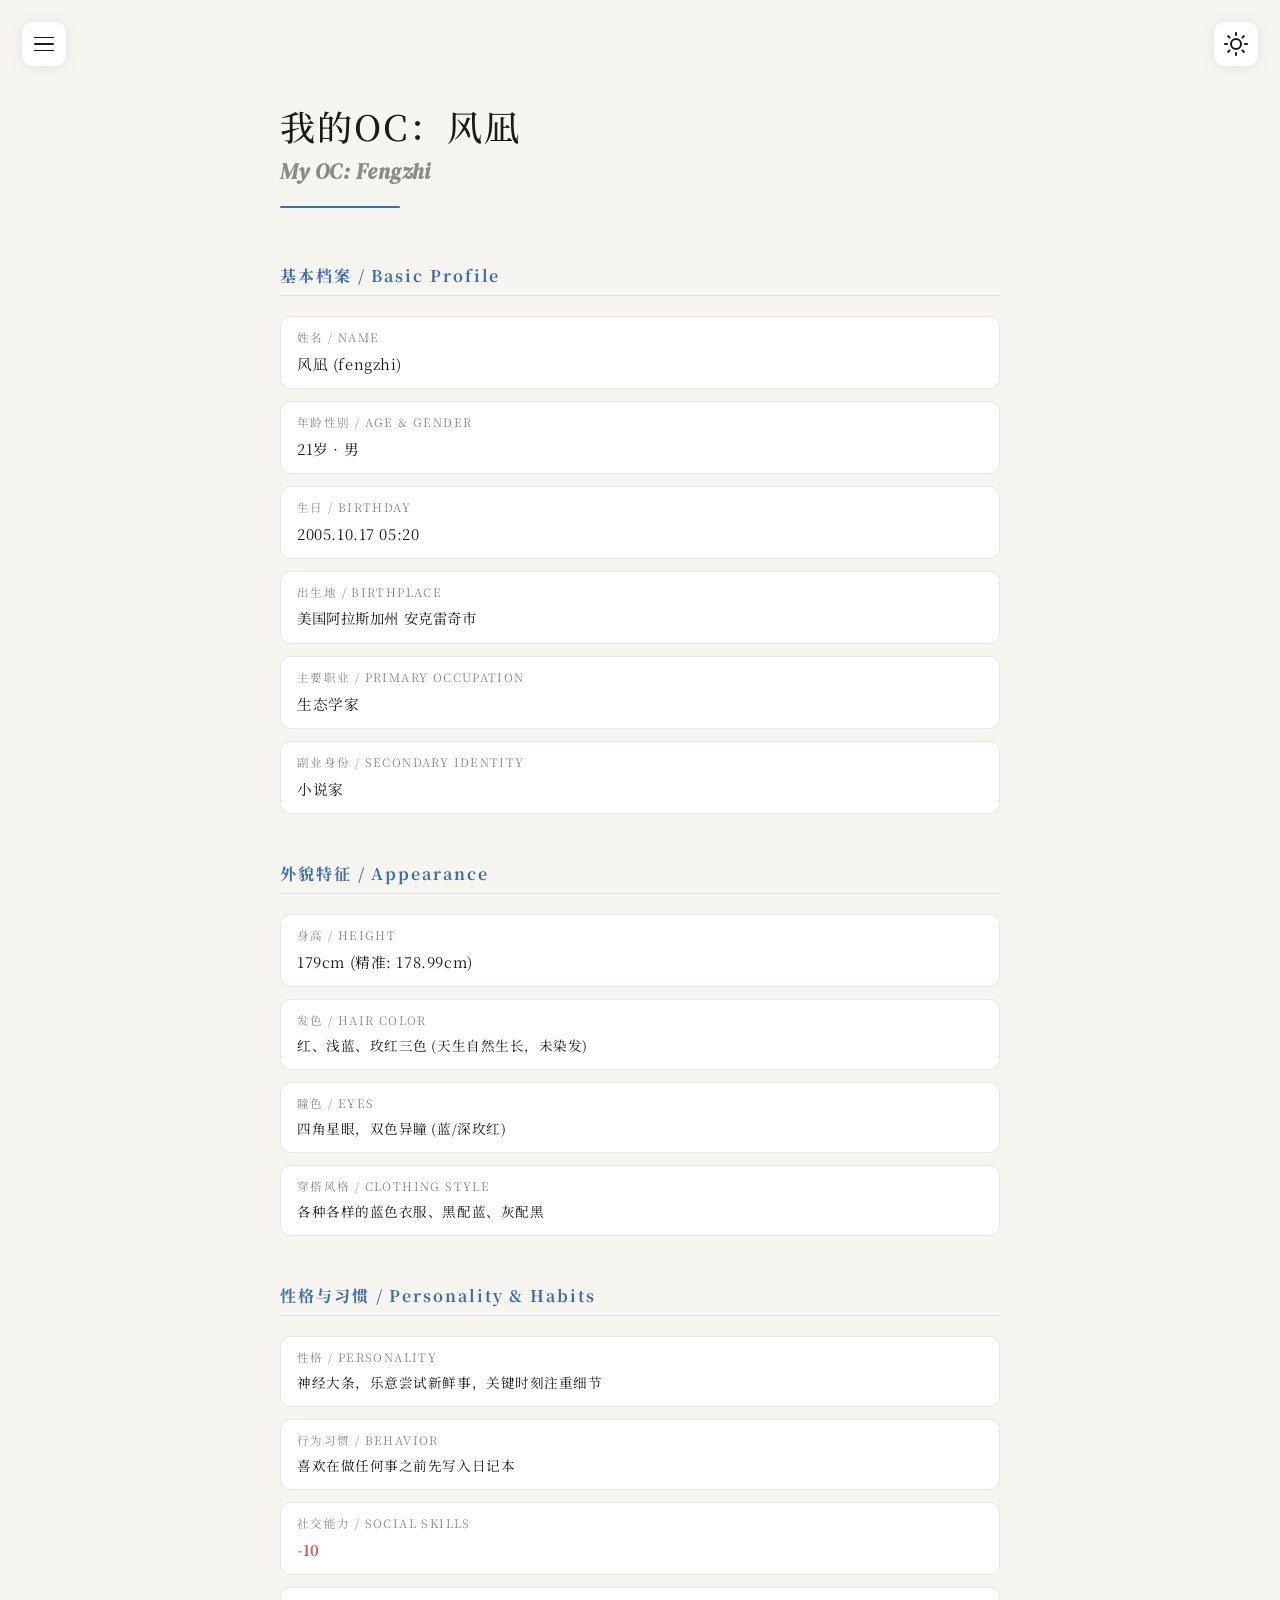
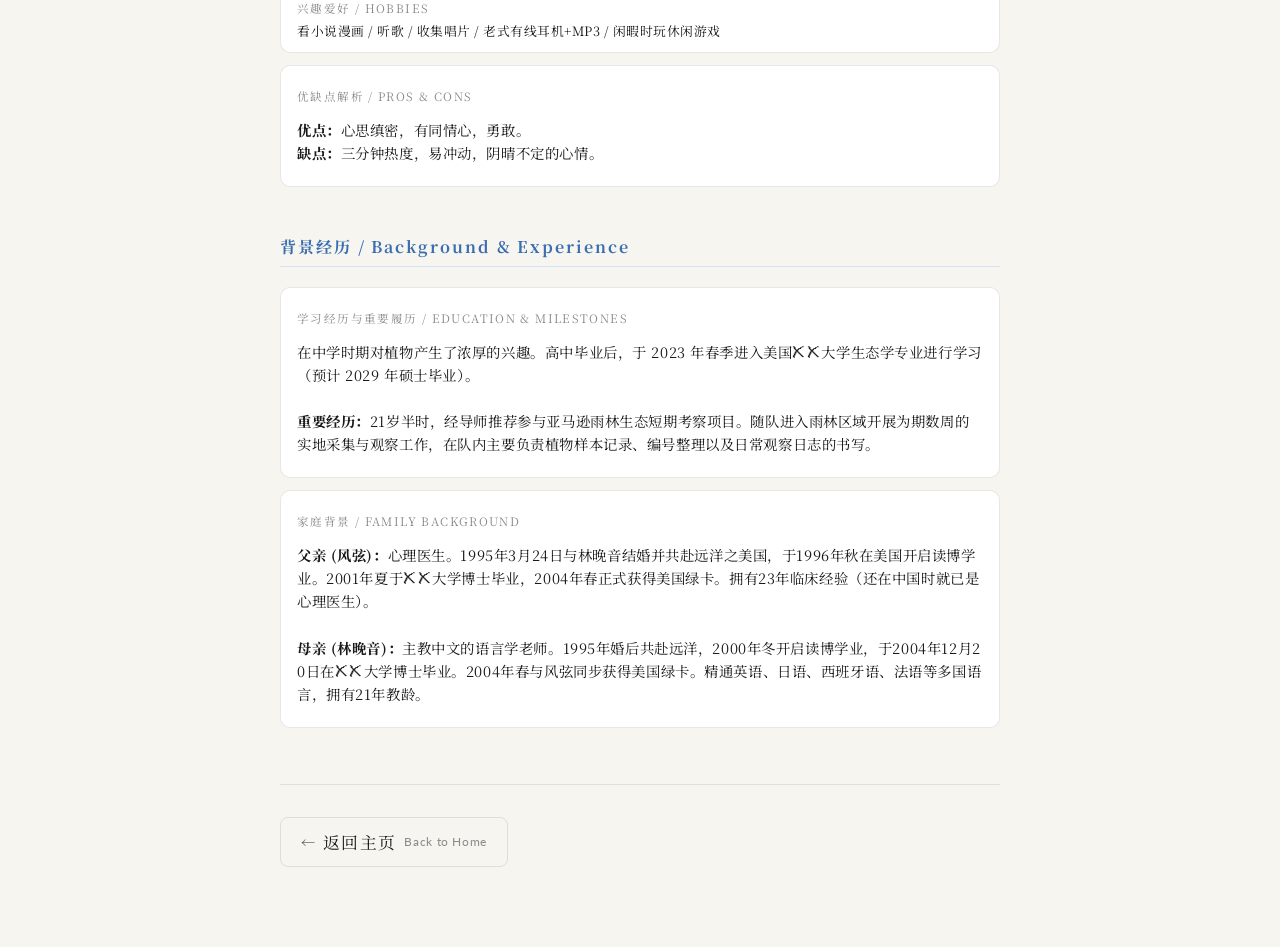
<file: oc.html>
<!DOCTYPE html>
<html lang="zh-CN">
<head>
  <meta charset="UTF-8" />
  <meta name="viewport" content="width=device-width, initial-scale=1.0" />
  <title>关于我的OC | About My OC · 沉疯</title>
  <link rel="stylesheet" href="style.css" />
  <link rel="preconnect" href="https://fonts.googleapis.com" />
  <link rel="preconnect" href="https://fonts.gstatic.com" crossorigin />
  <link href="https://fonts.googleapis.com/css2?family=Noto+Serif+SC:wght@300;400;500&family=DM+Serif+Display:ital@0;1&family=Lato:wght@300;400&display=swap" rel="stylesheet" />
</head>
<body class="page-inner">

  <button class="theme-toggle" id="themeToggle" aria-label="切换主题">
    <svg class="moon-icon" viewBox="0 0 24 24"><path d="M21 12.79A9 9 0 1 1 11.21 3 7 7 0 0 0 21 12.79z"></path></svg>
    <svg class="sun-icon" viewBox="0 0 24 24"><circle cx="12" cy="12" r="5"></circle><line x1="12" y1="1" x2="12" y2="3"></line><line x1="12" y1="21" x2="12" y2="23"></line><line x1="4.22" y1="4.22" x2="5.64" y2="5.64"></line><line x1="18.36" y1="18.36" x2="19.78" y2="19.78"></line><line x1="1" y1="12" x2="3" y2="12"></line><line x1="21" y1="12" x2="23" y2="12"></line><line x1="4.22" y1="19.78" x2="5.64" y2="18.36"></line><line x1="18.36" y1="5.64" x2="19.78" y2="4.22"></line></svg>
  </button>
  <button class="hamburger" id="hamburger" aria-label="菜单 / Menu" aria-expanded="false">
    <span class="bar"></span><span class="bar"></span><span class="bar"></span>
  </button>

  <nav class="sidebar" id="sidebar" aria-hidden="true">
    <div class="sidebar-inner">
      <div class="sidebar-logo"><span class="zh">沉疯</span><span class="en">Chenfeng</span></div>
      <ul class="sidebar-nav">
        <li><a href="index.html" class="nav-link"><span class="nav-zh">主页</span><span class="nav-en">Home</span></a></li>
        <li><a href="about.html" class="nav-link"><span class="nav-zh">关于我</span><span class="nav-en">About Me</span></a></li>
        <li><a href="oc.html" class="nav-link active"><span class="nav-zh">关于我的OC</span><span class="nav-en">About My OC</span></a></li>
        <li><a href="oneshot.html" class="nav-link"><span class="nav-zh" style="font-family: 'DM Serif Display', serif;">Oneshot</span></a></li>
        
        <li class="nav-group">
          <button class="nav-group-toggle" aria-expanded="false">
            <span class="nav-zh">有意思的东西</span><span class="nav-en">Fun Stuff</span>
            <svg class="arrow" viewBox="0 0 10 6" fill="none"><path d="M1 1l4 4 4-4" stroke="currentColor" stroke-width="1.5" stroke-linecap="round"/></svg>
          </button>
          <ul class="nav-sub">
            <li><a href="key-demo.html" class="nav-link sub"><span class="nav-zh">卡密演示</span><span class="nav-en">Key Demo</span></a></li>
          </ul>
        </li>

        <li class="nav-group">
          <button class="nav-group-toggle" aria-expanded="false"><span class="nav-zh">其他</span><span class="nav-en">More</span><svg class="arrow" viewBox="0 0 10 6" fill="none"><path d="M1 1l4 4 4-4" stroke="currentColor" stroke-width="1.5" stroke-linecap="round"/></svg></button>
          <ul class="nav-sub">
            <li><a href="https://github.com/ydw449276-lgtm" target="_blank" rel="noopener" class="nav-link sub"><span class="nav-zh">GitHub 主页</span><span class="nav-en">GitHub Profile</span></a></li>
            <li><a href="https://github.com/ydw449276-lgtm/ydw449276-lgtm.github.io" target="_blank" rel="noopener" class="nav-link sub"><span class="nav-zh">网站源码</span><span class="nav-en">Source Code</span></a></li>
            <li><a href="contact.html" class="nav-link sub"><span class="nav-zh">联系我</span><span class="nav-en">Contact</span></a></li>
          </ul>
        </li>
      </ul>
      <div class="sidebar-footer"><span>© 2026 沉疯 · GitHub Pages</span></div>
    </div>
  </nav>

  <div class="overlay" id="overlay"></div>
  <div class="page-transition-cover" id="transitionCover"></div>

  <main class="inner-page">
    <div class="inner-container oc-container">
      
      <header class="inner-header" data-reveal>
        <h1 class="page-title"><span class="title-zh">我的OC：风凪</span><span class="title-en">My OC: Fengzhi</span></h1>
        <div class="title-line"></div>
      </header>

      <section class="oc-section" data-reveal>
        <h2 class="oc-section-title">基本档案 / Basic Profile</h2>
        <div class="oc-grid">
          <div class="oc-item email-card"><div class="email-info" style="cursor: default;"><span class="oc-label">姓名 / Name</span><span class="oc-value">风凪 (fengzhi)</span></div></div>
          <div class="oc-item email-card"><div class="email-info" style="cursor: default;"><span class="oc-label">年龄性别 / Age & Gender</span><span class="oc-value">21岁 · 男</span></div></div>
          <div class="oc-item email-card"><div class="email-info" style="cursor: default;"><span class="oc-label">生日 / Birthday</span><span class="oc-value">2005.10.17 05:20</span></div></div>
          <div class="oc-item email-card"><div class="email-info" style="cursor: default;"><span class="oc-label">出生地 / Birthplace</span><span class="oc-value" style="font-size: 0.9rem;">美国阿拉斯加州 安克雷奇市</span></div></div>
          <div class="oc-item email-card"><div class="email-info" style="cursor: default;"><span class="oc-label">主要职业 / Primary Occupation</span><span class="oc-value">生态学家</span></div></div>
          <div class="oc-item email-card"><div class="email-info" style="cursor: default;"><span class="oc-label">副业身份 / Secondary Identity</span><span class="oc-value">小说家</span></div></div>
        </div>
      </section>

      <section class="oc-section" data-reveal>
        <h2 class="oc-section-title">外貌特征 / Appearance</h2>
        <div class="oc-grid">
          <div class="oc-item email-card"><div class="email-info" style="cursor: default;"><span class="oc-label">身高 / Height</span><span class="oc-value">179cm (精准: 178.99cm)</span></div></div>
          <div class="oc-item email-card"><div class="email-info" style="cursor: default;"><span class="oc-label">发色 / Hair Color</span><span class="oc-value" style="font-size: 0.85rem;">红、浅蓝、玫红三色 (天生自然生长，未染发)</span></div></div>
          <div class="oc-item email-card"><div class="email-info" style="cursor: default;"><span class="oc-label">瞳色 / Eyes</span><span class="oc-value" style="font-size: 0.85rem;">四角星眼，双色异瞳 (蓝/深玫红)</span></div></div>
          <div class="oc-item email-card"><div class="email-info" style="cursor: default;"><span class="oc-label">穿搭风格 / Clothing Style</span><span class="oc-value" style="font-size: 0.85rem;">各种各样的蓝色衣服、黑配蓝、灰配黑</span></div></div>
        </div>
      </section>

      <section class="oc-section" data-reveal>
        <h2 class="oc-section-title">性格与习惯 / Personality & Habits</h2>
        <div class="oc-grid">
          <div class="oc-item email-card"><div class="email-info" style="cursor: default;"><span class="oc-label">性格 / Personality</span><span class="oc-value" style="font-size: 0.85rem;">神经大条，乐意尝试新鲜事，关键时刻注重细节</span></div></div>
          <div class="oc-item email-card"><div class="email-info" style="cursor: default;"><span class="oc-label">行为习惯 / Behavior</span><span class="oc-value" style="font-size: 0.85rem;">喜欢在做任何事之前先写入日记本</span></div></div>
          <div class="oc-item email-card"><div class="email-info" style="cursor: default;"><span class="oc-label">社交能力 / Social Skills</span><span class="oc-value" style="font-weight: bold; color: #d9534f;">-10 </span></div></div>
          <div class="oc-item email-card"><div class="email-info" style="cursor: default;"><span class="oc-label">兴趣爱好 / Hobbies</span><span class="oc-value" style="font-size: 0.8rem; line-height: 1.4;">看小说漫画 / 听歌 / 收集唱片 / 老式有线耳机+MP3 / 闲暇时玩休闲游戏</span></div></div>
          <div class="oc-item email-card" style="grid-column: 1 / -1;">
            <div class="email-info" style="cursor: default; flex-direction: column; align-items: flex-start; padding: 10px 0;">
              <span class="oc-label" style="margin-bottom: 8px;">优缺点解析 / Pros & Cons</span>
              <span class="oc-value" style="font-size: 0.9rem; line-height: 1.6; white-space: normal;">
                <strong>优点：</strong>心思缜密，有同情心，勇敢。<br>
                <strong>缺点：</strong>三分钟热度，易冲动，阴晴不定的心情。
              </span>
            </div>
          </div>
        </div>
      </section>

      <section class="oc-section" data-reveal>
        <h2 class="oc-section-title">背景经历 / Background & Experience</h2>
        <div class="oc-grid">
          <div class="oc-item email-card" style="grid-column: 1 / -1;">
            <div class="email-info" style="cursor: default; flex-direction: column; align-items: flex-start; padding: 10px 0;">
              <span class="oc-label" style="margin-bottom: 8px;">学习经历与重要履历 / Education & Milestones</span>
              <span class="oc-value" style="font-size: 0.9rem; line-height: 1.6; white-space: normal;">
                在中学时期对植物产生了浓厚的兴趣。高中毕业后，于 2023 年春季进入美国✗✗大学生态学专业进行学习（预计 2029 年硕士毕业）。<br><br>
                <strong>重要经历：</strong>21岁半时，经导师推荐参与亚马逊雨林生态短期考察项目。随队进入雨林区域开展为期数周的实地采集与观察工作，在队内主要负责植物样本记录、编号整理以及日常观察日志的书写。
              </span>
            </div>
          </div>
          <div class="oc-item email-card" style="grid-column: 1 / -1;">
            <div class="email-info" style="cursor: default; flex-direction: column; align-items: flex-start; padding: 10px 0;">
              <span class="oc-label" style="margin-bottom: 8px;">家庭背景 / Family Background</span>
              <span class="oc-value" style="font-size: 0.9rem; line-height: 1.6; white-space: normal;">
                <strong>父亲 (风弦)：</strong>心理医生。1995年3月24日与林晚音结婚并共赴远洋之美国，于1996年秋在美国开启读博学业。2001年夏于✗✗大学博士毕业，2004年春正式获得美国绿卡。拥有23年临床经验（还在中国时就已是心理医生）。<br><br>
                <strong>母亲 (林晚音)：</strong>主教中文的语言学老师。1995年婚后共赴远洋，2000年冬开启读博学业，于2004年12月20日在✗✗大学博士毕业。2004年春与风弦同步获得美国绿卡。精通英语、日语、西班牙语、法语等多国语言，拥有21年教龄。
              </span>
            </div>
          </div>
        </div>
      </section>

      <div class="back-wrap" data-reveal><a href="index.html" class="btn-back"><span>← </span><span class="btn-zh">返回主页</span><span class="btn-en">Back to Home</span></a></div>
    </div>
  </main>
  <script src="main.js"></script>
</body>
</html>
</file>
<file: style.css>
:root {
  --bg:          #F7F5F0;
  --bg-card:     #FFFFFF;
  --ink:         #1A1A1A;
  --ink-2:       #4A4A4A;
  --ink-3:       #8A8A8A;
  --accent:      #3B6EB0;
  --accent-soft: #D4E3F7;
  --line:        rgba(26,26,26,0.10);
  --sidebar-w:   300px;
  --sidebar-bg:  #111111;
  --sidebar-ink: #E8E4DC;
  --radius:      12px;
  --ease-silk:   cubic-bezier(0.22, 1, 0.36, 1);
  --ease-out:    cubic-bezier(0.16, 1, 0.3, 1);
  --t-fast:      0.22s;
  --t-mid:       0.45s;
  --t-slow:      0.65s;
}

[data-theme="dark"] {
  --bg:          #121212;
  --bg-card:     #1E1E1E;
  --ink:         #E8E4DC;
  --ink-2:       #B0B0B0;
  --ink-3:       #666666;
  --accent:      #5B93D4;
  --accent-soft: rgba(91, 147, 212, 0.15);
  --line:        rgba(255,255,255,0.08);
}

/* 🌟 终极硬控：无视延迟，按钮瞬间变色 */
.theme-toggle.is-dark, .hamburger.is-dark { background-color: #1E1E1E !important; }
.theme-toggle.is-dark svg { stroke: #E8E4DC !important; }
.theme-toggle.is-dark .moon-icon { display: block !important; }
.theme-toggle.is-dark .sun-icon { display: none !important; }
.hamburger.is-dark .bar { background-color: #E8E4DC !important; }

.theme-toggle.is-light, .hamburger.is-light { background-color: #FFFFFF !important; }
.theme-toggle.is-light svg { stroke: #1A1A1A !important; }
.theme-toggle.is-light .moon-icon { display: none !important; }
.theme-toggle.is-light .sun-icon { display: block !important; }
.hamburger.is-light .bar { background-color: #1A1A1A !important; }

*, *::before, *::after { box-sizing: border-box; margin: 0; padding: 0; }

html { font-size: 16px; scroll-behavior: smooth; -webkit-font-smoothing: antialiased; }

body {
  background-color: var(--bg);
  color: var(--ink);
  font-family: 'Noto Serif SC', 'Lato', Georgia, serif;
  min-height: 100vh;
  overflow-x: hidden;
  transition: background-color 0.5s var(--ease-silk), color 0.5s var(--ease-silk);
  animation: pageFadeIn 0.5s var(--ease-silk) both;
}

@keyframes pageFadeIn {
  from { opacity: 0; transform: translateY(12px); }
  to   { opacity: 1; transform: translateY(0); }
}

a { color: inherit; text-decoration: none; }
ul { list-style: none; }
img { display: block; max-width: 100%; }

.theme-toggle {
  position: fixed; top: 22px; right: 22px; z-index: 1100; width: 44px; height: 44px;
  border: none; background: var(--bg-card); border-radius: 10px; display: flex;
  align-items: center; justify-content: center; cursor: pointer;
  box-shadow: 0 2px 16px rgba(0,0,0,0.08); transition: transform 0.3s var(--ease-silk), background-color 0.3s var(--ease-silk);
}
.theme-toggle:hover { transform: scale(1.05); }
.theme-toggle:active { transform: scale(0.95); }
.theme-toggle svg { width: 24px; height: 24px; fill: none; stroke: var(--ink); stroke-width: 2; stroke-linecap: round; stroke-linejoin: round; transition: stroke 0.3s; }
.moon-icon { display: none; } .sun-icon { display: block; }
[data-theme="dark"] .moon-icon { display: block; } [data-theme="dark"] .sun-icon { display: none; }

.theme-wave {
  position: fixed; width: 40px; height: 40px; border-radius: 50%;
  transform: translate(-50%, -50%) scale(0); z-index: -1; pointer-events: none;
}
.theme-wave.animate { animation: waveExpand 1.6s cubic-bezier(0.22, 1, 0.36, 1) forwards; }
@keyframes waveExpand { 0% { transform: translate(-50%, -50%) scale(0); } 100% { transform: translate(-50%, -50%) scale(120); } }

.hamburger {
  position: fixed; top: 22px; left: 22px; z-index: 1000; width: 44px; height: 44px;
  border: none; background: var(--bg-card); border-radius: 10px; display: flex;
  flex-direction: column; align-items: center; justify-content: center; gap: 5px; cursor: pointer;
  box-shadow: 0 2px 16px rgba(0,0,0,0.08); transition: background-color var(--t-fast) var(--ease-silk), transform var(--t-fast) var(--ease-silk), box-shadow var(--t-fast) var(--ease-silk);
}
.hamburger:hover { background: var(--ink); box-shadow: 0 4px 24px rgba(0,0,0,0.18); transform: scale(1.05); }
.hamburger:hover .bar { background-color: var(--bg); }
.hamburger:active { transform: scale(0.95); }
.bar { display: block; width: 20px; height: 1.5px; background-color: var(--ink); border-radius: 2px; transition: transform var(--t-mid) var(--ease-silk), opacity var(--t-mid) var(--ease-silk), background-color var(--t-fast) var(--ease-silk); }
.hamburger.is-open .bar:nth-child(1) { transform: translateY(6.5px) rotate(45deg); }
.hamburger.is-open .bar:nth-child(2) { opacity: 0; transform: scaleX(0); }
.hamburger.is-open .bar:nth-child(3) { transform: translateY(-6.5px) rotate(-45deg); }

.sidebar { position: fixed; top: 0; left: 0; width: var(--sidebar-w); height: 100%; background: var(--sidebar-bg); z-index: 900; transform: translateX(-100%); transition: transform var(--t-slow) var(--ease-silk); display: flex; flex-direction: column; }
.sidebar.is-open { transform: translateX(0); }
.sidebar-inner { display: flex; flex-direction: column; height: 100%; padding: 80px 32px 32px; overflow-y: auto; }
.sidebar-logo { display: flex; flex-direction: column; gap: 2px; margin-bottom: 40px; padding-bottom: 24px; border-bottom: 1px solid rgba(255,255,255,0.08); }
.sidebar-logo .zh { font-family: 'Noto Serif SC', serif; font-size: 1.5rem; font-weight: 500; color: #F0EDE6; letter-spacing: 0.12em; }
.sidebar-logo .en { font-family: 'DM Serif Display', serif; font-size: 0.85rem; color: rgba(240,237,230,0.4); letter-spacing: 0.06em; }
.sidebar-nav { flex: 1; display: flex; flex-direction: column; gap: 4px; }
.nav-link { display: flex; flex-direction: column; gap: 2px; padding: 12px 16px; border-radius: 8px; transition: background var(--t-fast) var(--ease-silk), transform var(--t-fast) var(--ease-silk); cursor: pointer; }
.nav-link:hover { background: rgba(255,255,255,0.07); transform: translateX(4px); }
.nav-link.active { background: rgba(59,110,176,0.25); }
.nav-zh { font-family: 'Noto Serif SC', serif; font-size: 0.95rem; color: var(--sidebar-ink); letter-spacing: 0.05em; }
.nav-en { font-family: 'Lato', sans-serif; font-size: 0.72rem; color: rgba(232,228,220,0.45); letter-spacing: 0.04em; }
.nav-group-toggle { width: 100%; display: flex; align-items: center; gap: 8px; padding: 12px 16px; background: transparent; border: none; border-radius: 8px; cursor: pointer; color: inherit; transition: background var(--t-fast) var(--ease-silk); }
.nav-group-toggle:hover { background: rgba(255,255,255,0.07); }
.nav-group-toggle .nav-zh, .nav-group-toggle .nav-en { flex: 1; text-align: left; }
.arrow { width: 10px; height: 10px; color: rgba(232,228,220,0.5); transition: transform var(--t-mid) var(--ease-silk); }
.nav-group-toggle[aria-expanded="true"] .arrow { transform: rotate(180deg); }
.nav-sub { max-height: 0; overflow: hidden; transition: max-height var(--t-mid) var(--ease-silk); padding-left: 16px; }
.nav-sub.is-open { max-height: 300px; }
.nav-link.sub { padding: 8px 12px; }
.nav-link.sub .nav-zh { font-size: 0.85rem; }
.nav-link.sub .nav-en { font-size: 0.68rem; }
.sidebar-footer { margin-top: auto; padding-top: 24px; border-top: 1px solid rgba(255,255,255,0.06); font-family: 'Lato', sans-serif; font-size: 0.7rem; color: rgba(232,228,220,0.25); letter-spacing: 0.04em; }
.overlay { position: fixed; inset: 0; background: rgba(10,10,10,0.45); z-index: 850; opacity: 0; pointer-events: none; backdrop-filter: blur(2px); transition: opacity var(--t-mid) var(--ease-silk); }
.overlay.is-visible { opacity: 1; pointer-events: all; }

.hero { position: relative; min-height: 100vh; display: flex; flex-direction: column; align-items: center; justify-content: center; overflow: hidden; }
.hero-bg { position: absolute; inset: 0; overflow: hidden; pointer-events: none; }
.bg-blob { position: absolute; border-radius: 50%; filter: blur(80px); opacity: 0.18; animation: blobDrift 12s ease-in-out infinite alternate; }
.blob1 { width: 500px; height: 500px; background: radial-gradient(circle, #3B6EB0, transparent 70%); top: -100px; right: -100px; animation-delay: 0s; }
.blob2 { width: 400px; height: 400px; background: radial-gradient(circle, #8B9BB4, transparent 70%); bottom: -80px; left: -60px; animation-delay: -5s; }
@keyframes blobDrift { from { transform: translate(0, 0) scale(1); } to { transform: translate(30px, 20px) scale(1.08); } }
.hero-text { text-align: center; padding: 0 24px; max-width: 680px; z-index: 1; }
.line-wrap { overflow: hidden; }

/* 🌟 给文字加上过渡，防止生硬卡色 */
.welcome-zh { font-family: 'Noto Serif SC', serif; font-size: clamp(1.3rem, 3.5vw, 1.8rem); color: var(--ink); line-height: 1.9; letter-spacing: 0.06em; animation: lineReveal 0.8s var(--ease-silk) both; transition: color 0.4s var(--ease-silk); }
.welcome-en { font-family: 'DM Serif Display', serif; font-size: clamp(1rem, 2.2vw, 1.25rem); font-style: italic; color: var(--ink-3); line-height: 2; letter-spacing: 0.02em; animation: lineReveal 0.8s var(--ease-silk) both; transition: color 0.4s var(--ease-silk); }

.delay1 { animation-delay: 0.12s; } .delay2 { animation-delay: 0.28s; } .delay3 { animation-delay: 0.40s; }
@keyframes lineReveal { from { opacity: 0; transform: translateY(24px); } to { opacity: 1; transform: translateY(0); } }
.scroll-hint { position: absolute; bottom: 36px; left: 50%; transform: translateX(-50%); display: flex; flex-direction: column; align-items: center; gap: 6px; opacity: 0; animation: fadeInUp 0.8s 1.2s var(--ease-silk) forwards; }
.scroll-hint svg { width: 22px; height: 22px; color: var(--ink-3); animation: bounceY 2s ease-in-out infinite; transition: color 0.4s var(--ease-silk); }
@keyframes bounceY { 0%, 100% { transform: translateY(0); } 50% { transform: translateY(5px); } }
.scroll-text-zh, .scroll-text-en { font-size: 0.68rem; color: var(--ink-3); letter-spacing: 0.12em; line-height: 1.4; transition: color 0.4s var(--ease-silk); }
.scroll-text-zh { font-family: 'Noto Serif SC', serif; } .scroll-text-en { font-family: 'Lato', sans-serif; }
@keyframes fadeInUp { from { opacity: 0; transform: translate(-50%, 12px); } to { opacity: 1; transform: translate(-50%, 0); } }

.buttons-section { min-height: 100vh; display: flex; align-items: center; justify-content: center; padding: 80px 24px; }
.btn-group { display: flex; flex-direction: column; gap: 20px; width: 100%; max-width: 400px; align-items: stretch; }
.btn-main { display: flex; align-items: center; gap: 12px; padding: 22px 32px; background: var(--bg-card); border-radius: var(--radius); box-shadow: 0 2px 20px rgba(0,0,0,0.06); border: 1px solid var(--line); cursor: pointer; opacity: 0; transform: translateY(28px); transition: transform var(--t-mid) var(--ease-silk), box-shadow var(--t-mid) var(--ease-silk), background var(--t-fast) var(--ease-silk), border-color var(--t-fast) var(--ease-silk); }
.btn-main.is-revealed { opacity: 1; transform: translateY(0); transition: opacity var(--t-slow) var(--ease-silk), transform var(--t-slow) var(--ease-silk), box-shadow var(--t-mid) var(--ease-silk), background var(--t-fast) var(--ease-silk), border-color var(--t-fast) var(--ease-silk); }
.btn-main:hover { transform: translateY(-3px) scale(1.015); box-shadow: 0 8px 40px rgba(59,110,176,0.15); border-color: rgba(59,110,176,0.3); background: rgba(59,110,176,0.03); }
.btn-zh { font-family: 'Noto Serif SC', serif; font-size: 1.05rem; color: var(--ink); letter-spacing: 0.08em; transition: color 0.4s var(--ease-silk); }
.btn-en { font-family: 'Lato', sans-serif; font-size: 0.78rem; color: var(--ink-3); letter-spacing: 0.05em; flex: 1; transition: color 0.4s var(--ease-silk); }
.btn-arrow { font-size: 1.1rem; color: var(--ink-3); transition: transform var(--t-fast) var(--ease-silk), color var(--t-fast); }
.btn-main:hover .btn-arrow { transform: translateX(5px); color: var(--accent); }

.page-transition-cover { position: fixed; inset: 0; background: var(--bg); z-index: 2000; pointer-events: none; opacity: 0; }
.inner-page { padding: 100px 0 80px; min-height: 100vh; }
.inner-container { max-width: 720px; margin: 0 auto; padding: 0 40px; }
.inner-header { margin-bottom: 56px; }
.page-title { display: flex; flex-direction: column; gap: 6px; margin-bottom: 20px; }
.title-zh { font-family: 'Noto Serif SC', serif; font-size: clamp(1.6rem, 4vw, 2.2rem); font-weight: 500; color: var(--ink); letter-spacing: 0.06em; transition: color 0.4s var(--ease-silk); }
.title-en { font-family: 'DM Serif Display', serif; font-size: clamp(1rem, 2.5vw, 1.3rem); font-style: italic; color: var(--ink-3); letter-spacing: 0.03em; transition: color 0.4s var(--ease-silk); }
.title-line { width: 48px; height: 2px; background: var(--accent); border-radius: 2px; transition: width 0.8s var(--ease-silk); }
.inner-header.is-revealed .title-line { width: 120px; }

.about-content { display: flex; flex-direction: column; gap: 44px; }
.about-block { display: grid; grid-template-columns: 1fr; gap: 14px; padding-bottom: 44px; border-bottom: 1px solid var(--line); opacity: 0; transform: translateY(24px); }
.about-block:last-child { border-bottom: none; }
.about-block.is-revealed { animation: revealBlock var(--t-slow) var(--ease-silk) forwards; }
@keyframes revealBlock { to { opacity: 1; transform: translateY(0); } }
.text-zh { font-family: 'Noto Serif SC', serif; font-size: 1rem; line-height: 2; color: var(--ink); letter-spacing: 0.04em; transition: color 0.4s var(--ease-silk); }
.text-en { font-family: 'Lato', sans-serif; font-size: 0.9rem; line-height: 1.85; color: var(--ink-2); letter-spacing: 0.01em; transition: color 0.4s var(--ease-silk); }

.oc-container { max-width: 800px; }
.oc-section { margin-bottom: 48px; opacity: 0; transform: translateY(24px); }
.oc-section.is-revealed { animation: revealBlock var(--t-slow) var(--ease-silk) forwards; }
.oc-section-title { font-family: 'Noto Serif SC', serif; font-size: 1rem; color: var(--accent); letter-spacing: 0.12em; margin-bottom: 20px; padding-bottom: 8px; border-bottom: 1px solid var(--accent-soft); }
.oc-grid { display: grid; grid-template-columns: 1fr 1fr; gap: 12px; }

.oc-item { background: var(--bg-card); border: 1px solid var(--line); border-radius: 10px; padding: 16px 20px; display: flex; flex-direction: column; gap: 6px; transition: transform var(--t-fast) var(--ease-silk), box-shadow var(--t-fast) var(--ease-silk); }
.oc-item:hover { transform: translateY(-2px); box-shadow: 0 4px 20px rgba(0,0,0,0.06); }
.oc-item.full { grid-column: 1 / -1; }
.oc-label { font-family: 'Noto Serif SC', serif; font-size: 0.72rem; color: var(--ink-3); letter-spacing: 0.12em; text-transform: uppercase; transition: color 0.4s var(--ease-silk); }
.oc-value { font-family: 'Noto Serif SC', serif; font-size: 0.92rem; color: var(--ink); line-height: 1.7; letter-spacing: 0.04em; word-break: break-all; transition: color 0.4s var(--ease-silk); }

.email-card { grid-column: 1 / -1; flex-direction: row; align-items: center; justify-content: space-between; padding: 12px 16px; }
.email-info { display: flex; flex-direction: column; gap: 6px; flex: 1; }

.copy-btn {
  background: transparent; border: none; color: var(--ink-3); cursor: pointer;
  width: 38px; height: 38px; border-radius: 8px;
  display: flex; align-items: center; justify-content: center;
  position: relative; overflow: hidden;
  transition: background var(--t-fast) var(--ease-silk), color var(--t-fast) var(--ease-silk), transform var(--t-fast) var(--ease-silk);
}
.copy-btn:hover { background: rgba(138, 138, 138, 0.1); color: var(--ink); }
.copy-btn:active { transform: scale(0.9); }

.copy-btn svg {
  position: absolute; width: 18px; height: 18px;
  transform-origin: center center;
  transform: translateZ(0);
  will-change: transform, opacity;
  transition: transform 0.5s cubic-bezier(0.34, 1.56, 0.64, 1), opacity 0.4s ease;
}

.icon-copy { opacity: 1; transform: scale(1) translateZ(0); }
.icon-check { opacity: 0; transform: scale(0.1) translateZ(0); }

.copy-btn.is-copied .icon-copy { opacity: 0; transform: scale(0.1) translateZ(0); }
.copy-btn.is-copied .icon-check { opacity: 1; transform: scale(1.1) translateZ(0); }

.oc-family-block { background: var(--bg-card); border: 1px solid var(--line); border-radius: 10px; padding: 20px 24px; margin-bottom: 12px; transition: transform var(--t-fast) var(--ease-silk), box-shadow var(--t-fast) var(--ease-silk); }
.oc-family-block:hover { transform: translateY(-2px); box-shadow: 0 4px 20px rgba(0,0,0,0.06); }
.oc-sub-title { font-family: 'Noto Serif SC', serif; font-size: 0.82rem; color: var(--accent); margin-bottom: 12px; }
.oc-para { font-family: 'Noto Serif SC', serif; font-size: 0.92rem; color: var(--ink); line-height: 1.85; transition: color 0.4s var(--ease-silk); }

.back-wrap { margin-top: 56px; padding-top: 32px; border-top: 1px solid var(--line); opacity: 0; transform: translateY(16px); }
.back-wrap.is-revealed { animation: revealBlock var(--t-slow) var(--ease-silk) forwards; }
.btn-back { display: inline-flex; align-items: center; gap: 8px; padding: 12px 20px; border: 1px solid var(--line); border-radius: 8px; font-size: 0.88rem; color: var(--ink-2); background: transparent; cursor: pointer; transition: background var(--t-fast) var(--ease-silk), color var(--t-fast) var(--ease-silk), transform var(--t-fast) var(--ease-silk), border-color var(--t-fast); }
.btn-back:hover { background: var(--ink); color: var(--bg); border-color: var(--ink); transform: translateX(-3px); }

[data-reveal] { opacity: 0; transform: translateY(24px); transition: opacity var(--t-slow) var(--ease-silk), transform var(--t-slow) var(--ease-silk); }
[data-reveal].is-revealed { opacity: 1; transform: translateY(0); }

@media (max-width: 768px) { :root { --sidebar-w: 280px; } .inner-container { padding: 0 20px; } .oc-grid { grid-template-columns: 1fr; } .oc-item.full { grid-column: 1; } .hero-text { padding: 0 32px; } .btn-main { padding: 18px 24px; } }
@media (max-width: 480px) { .welcome-zh { font-size: 1.15rem; } .welcome-en { font-size: 0.9rem; } .inner-container { padding: 0 16px; } .hamburger { top: 16px; left: 16px; } .theme-toggle { top: 16px; right: 16px; } }
::-webkit-scrollbar { width: 4px; } ::-webkit-scrollbar-track { background: transparent; } ::-webkit-scrollbar-thumb { background: rgba(59,110,176,0.25); border-radius: 2px; } ::-webkit-scrollbar-thumb:hover { background: rgba(59,110,176,0.5); }
::selection { background: var(--accent-soft); color: var(--ink); }
</file>
